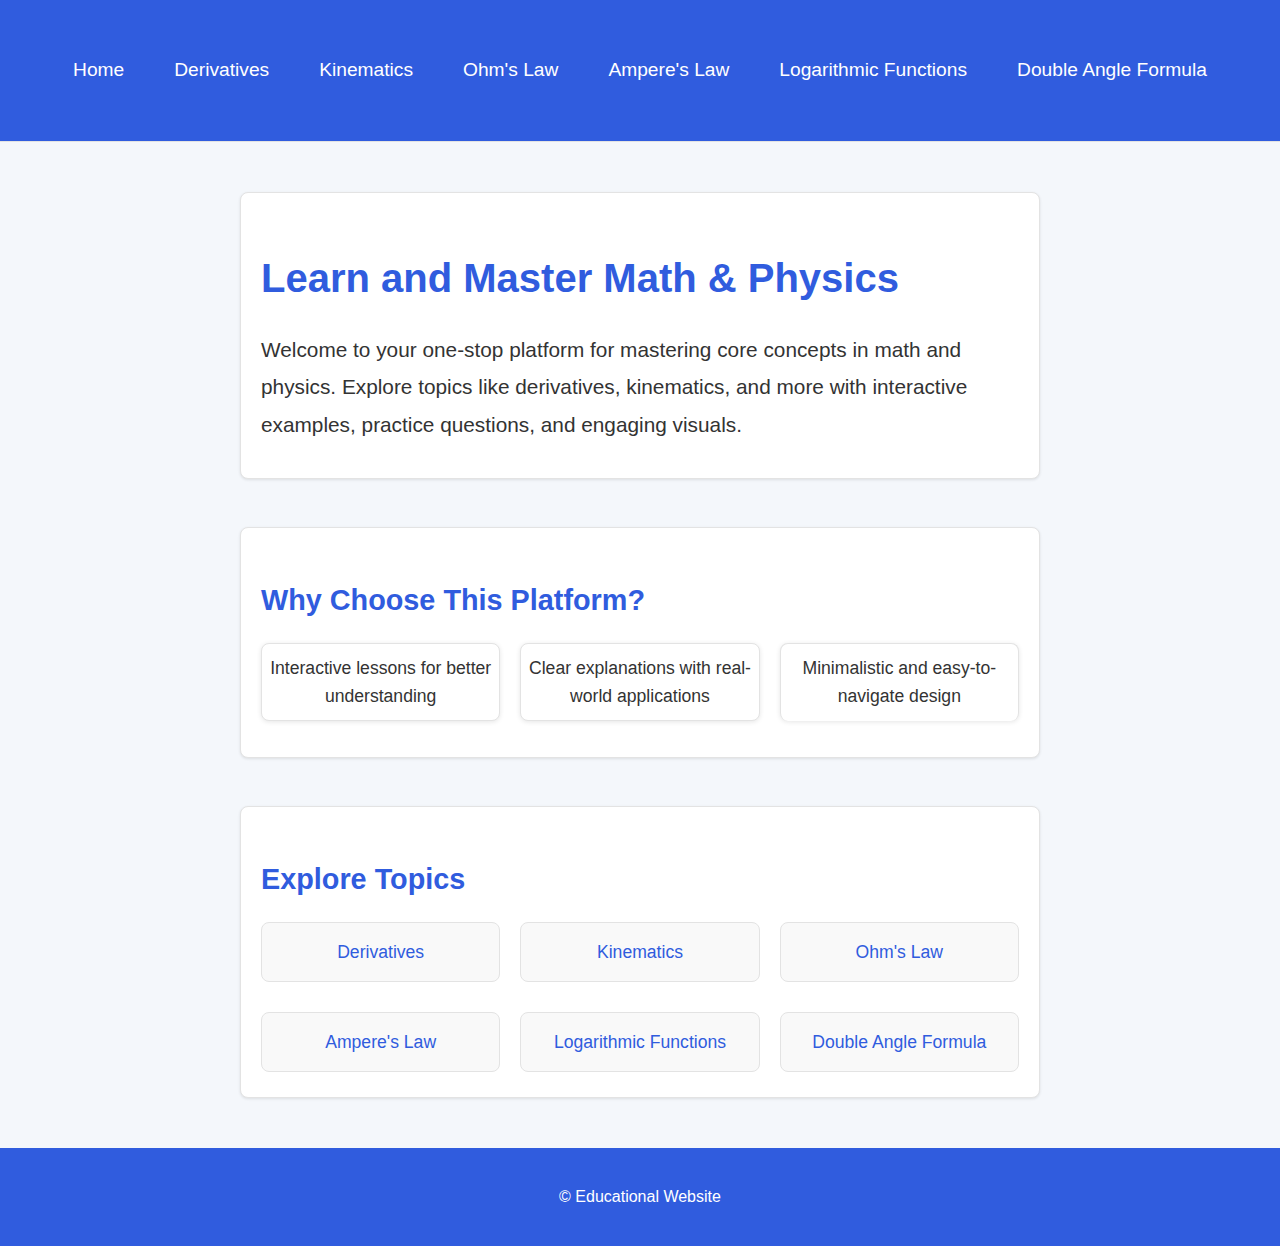
<file: index.html>
<!DOCTYPE html>
<html lang="en">
<head>
    <meta charset="UTF-8">
    <meta name="viewport" content="width=device-width, initial-scale=1.0">
    <link rel="stylesheet" href="styles.css">
    <title>Home Page</title>
</head>
<body>
    <header>
        <div class="navbar">
            <nav> 
                <a href="./index.html" class="nav-link">Home</a>
                <a href="./derivatives.html" class="nav-link">Derivatives</a>
                <a href="./kinematics.html" class="nav-link">Kinematics</a>
                <a href="./ohm.html" class="nav-link">Ohm's Law</a>
                <a href="./ampere.html" class="nav-link">Ampere's Law</a>
                <a href="./logarithmic.html" class="nav-link">Logarithmic Functions</a>
                <a href="./double.html" class="nav-link">Double Angle Formula</a>
            </nav>
        </div>
    </header>
    <main>
        <section class="intro-section">
            <h2>Learn and Master Math & Physics</h2>
            <p>Welcome to your one-stop platform for mastering core concepts in math and physics. 
            Explore topics like derivatives, kinematics, and more with interactive examples, practice questions, and engaging visuals.</p>
        </section>
        <section class="why-choose">
            <h3>Why Choose This Platform?</h3>
            <ul>
                <li>Interactive lessons for better understanding</li>
                <li>Clear explanations with real-world applications</li>
                <li>Minimalistic and easy-to-navigate design</li>
            </ul>
        </section>
        <section class="explore-topics">
            <h3>Explore Topics</h3>
            <div class="topic-list">
                <a href="./derivatives.html">Derivatives</a>
                <a href="./kinematics.html">Kinematics</a>
                <a href="./ohm.html">Ohm's Law</a>
                <a href="./ampere.html">Ampere's Law</a>
                <a href="./logarithmic.html">Logarithmic Functions</a>
                <a href="./double.html">Double Angle Formula</a>
            </div>
        </section>
    </main>
    <footer>
        <p>&copy; Educational Website</p>
    </footer>
</body>
</html>
</file>
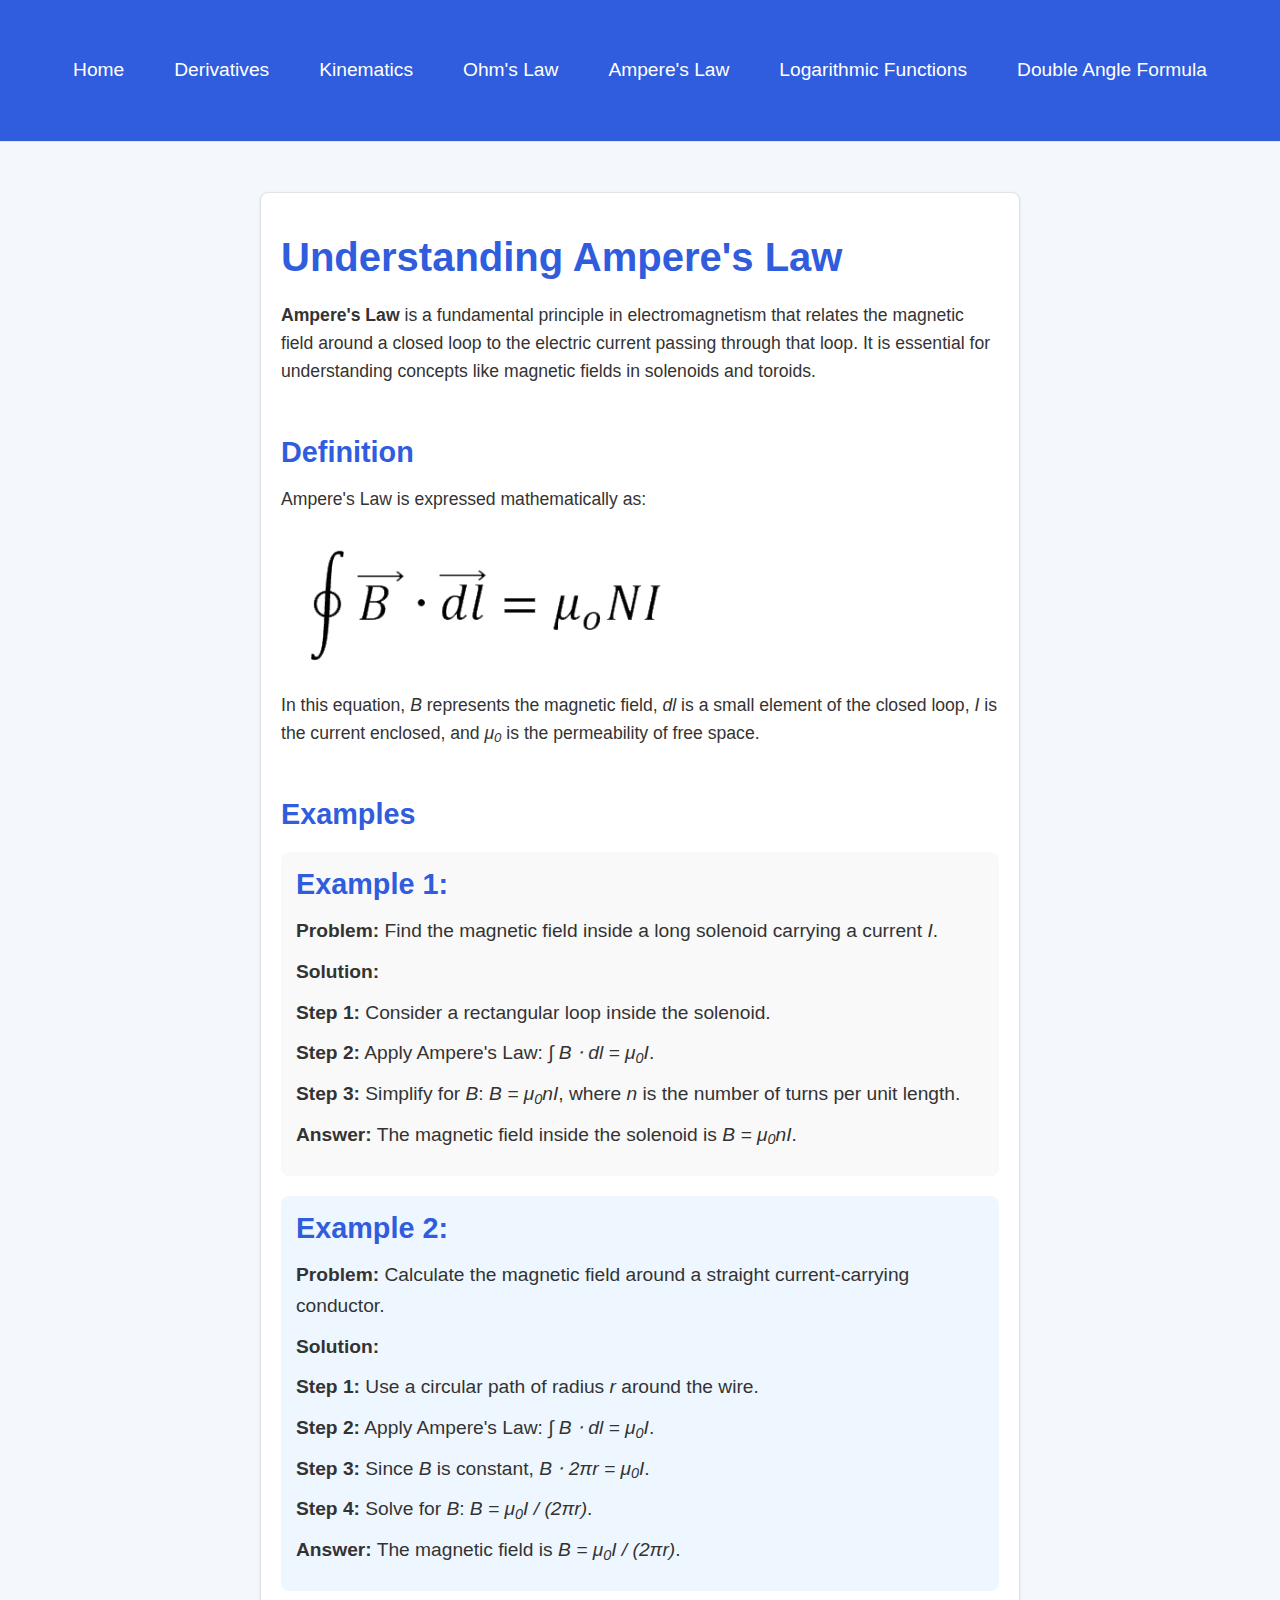
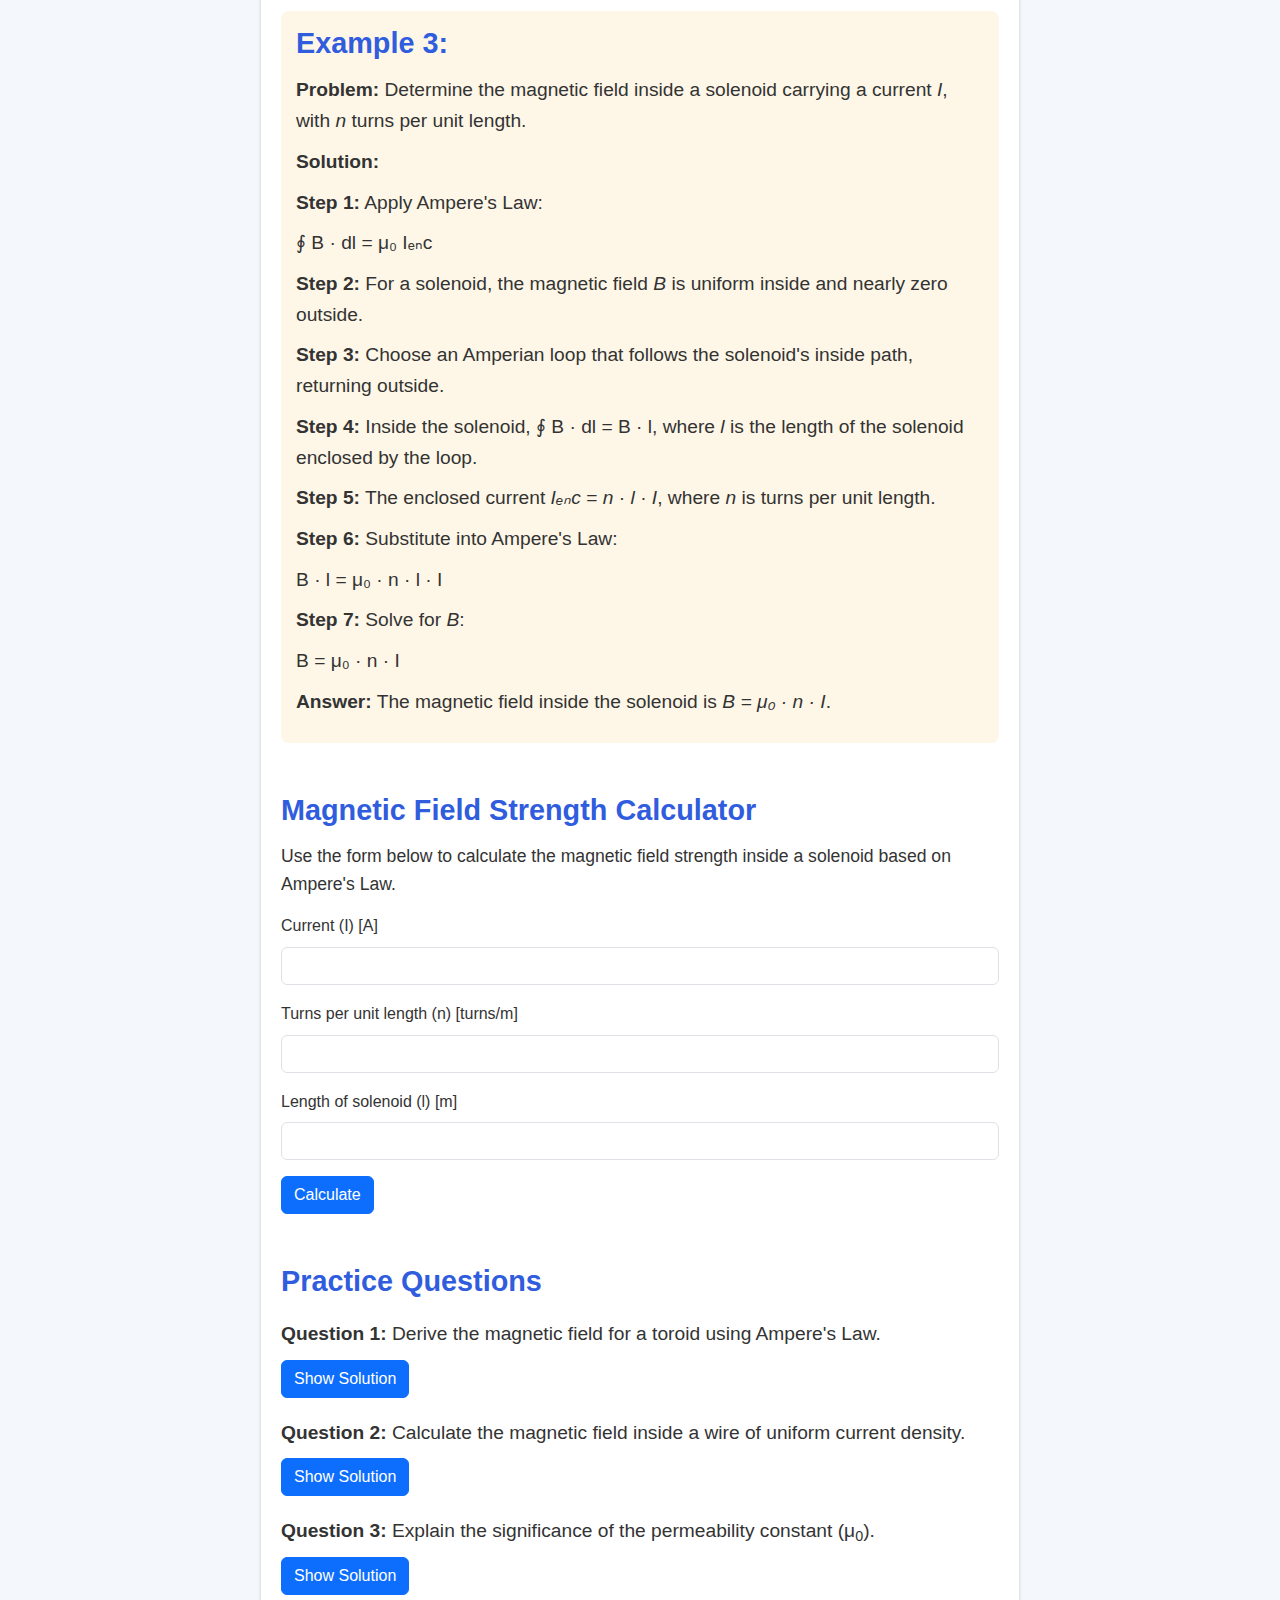
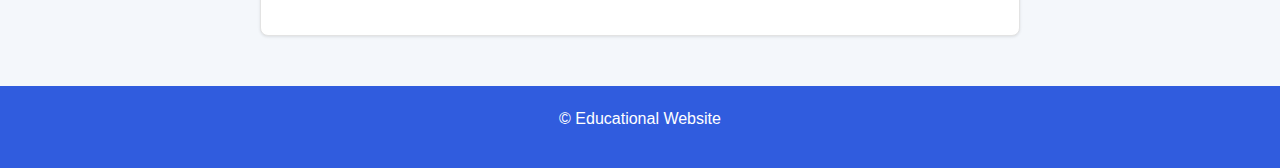
<file: ampere.html>
<!DOCTYPE html>
<html lang="en">
<head>
    <meta charset="UTF-8">
    <meta name="viewport" content="width=device-width, initial-scale=1.0">
    <link href="https://cdn.jsdelivr.net/npm/bootstrap@5.3.3/dist/css/bootstrap.min.css" rel="stylesheet" integrity="sha384-QWTKZyjpPEjISv5WaRU9OFeRpok6YctnYmDr5pNlyT2bRjXh0JMhjY6hW+ALEwIH" crossorigin="anonymous">
    <title>Ampere's Law</title>
    <link rel="stylesheet" href="styles.css">
</head>
<body>
    <header>
        <div class="navbar">
            <nav> 
                <a href="./index.html" class="nav-link">Home</a>
                <a href="./derivatives.html" class="nav-link">Derivatives</a>
                <a href="./kinematics.html" class="nav-link">Kinematics</a>
                <a href="./ohm.html" class="nav-link">Ohm's Law</a>
                <a href="./ampere.html" class="nav-link">Ampere's Law</a>
                <a href="./logarithmic.html" class="nav-link">Logarithmic Functions</a>
                <a href="./double.html" class="nav-link">Double Angle Formula</a>
            </nav>
        </div>
    </header>
    
    <main>
        <section class="content">
            <h1 style="font-weight: 900;">Understanding Ampere's Law</h1>
            <p><strong>Ampere's Law</strong> is a fundamental principle in electromagnetism that relates the magnetic field around a closed loop to the electric current passing through that loop. It is essential for understanding concepts like magnetic fields in solenoids and toroids.</p>
            
            <h2 style="margin-bottom: 15px;">Definition</h2>
            <p>Ampere's Law is expressed mathematically as:</p>
            <div class="formula">
                <img src="./images/ampere.png" alt="Ampere's Law Formula">
            </div>
            <p>In this equation, <em>B</em> represents the magnetic field, <em>dl</em> is a small element of the closed loop, <em>I</em> is the current enclosed, and <em>μ<sub>0</sub></em> is the permeability of free space.</p>

            <h2>Examples</h2>
            <div class="examples">
                <div class="example" style="background-color: #f9f9f9; padding: 15px; border-radius: 8px; margin-bottom: 20px;">
                    <h3>Example 1:</h3>
                    <p><strong>Problem:</strong> Find the magnetic field inside a long solenoid carrying a current <em>I</em>.</p>
                    <div class="solution">
                        <p><strong>Solution:</strong></p>
                        <p><strong>Step 1:</strong> Consider a rectangular loop inside the solenoid.</p>
                        <p><strong>Step 2:</strong> Apply Ampere's Law: <em>∫ B ⋅ dl = μ<sub>0</sub>I</em>.</p>
                        <p><strong>Step 3:</strong> Simplify for <em>B</em>: <em>B = μ<sub>0</sub>nI</em>, where <em>n</em> is the number of turns per unit length.</p>
                        <p><strong>Answer:</strong> The magnetic field inside the solenoid is <em>B = μ<sub>0</sub>nI</em>.</p>
                    </div>
                </div>

                <div class="example" style="background-color: #eef7ff; padding: 15px; border-radius: 8px; margin-bottom: 20px;">
                    <h3>Example 2:</h3>
                    <p><strong>Problem:</strong> Calculate the magnetic field around a straight current-carrying conductor.</p>
                    <div class="solution">
                        <p><strong>Solution:</strong></p>
                        <p><strong>Step 1:</strong> Use a circular path of radius <em>r</em> around the wire.</p>
                        <p><strong>Step 2:</strong> Apply Ampere's Law: <em>∫ B ⋅ dl = μ<sub>0</sub>I</em>.</p>
                        <p><strong>Step 3:</strong> Since <em>B</em> is constant, <em>B ⋅ 2πr = μ<sub>0</sub>I</em>.</p>
                        <p><strong>Step 4:</strong> Solve for <em>B</em>: <em>B = μ<sub>0</sub>I / (2πr)</em>.</p>
                        <p><strong>Answer:</strong> The magnetic field is <em>B = μ<sub>0</sub>I / (2πr)</em>.</p>
                    </div>
                </div>

                <div class="example" style="background-color: #fef7e7; padding: 15px; border-radius: 8px; margin-bottom: 20px;">
                    <h3>Example 3:</h3>
                    <p><strong>Problem:</strong> Determine the magnetic field inside a solenoid carrying a current <em>I</em>, with <em>n</em> turns per unit length.</p>
                    <div class="solution">
                        <p><strong>Solution:</strong></p>
                        <p><strong>Step 1:</strong> Apply Ampere's Law:</p>
                        <p class="math">∮ B · dl = μ₀ Iₑₙc</p>
                        <p><strong>Step 2:</strong> For a solenoid, the magnetic field <em>B</em> is uniform inside and nearly zero outside.</p>
                        <p><strong>Step 3:</strong> Choose an Amperian loop that follows the solenoid's inside path, returning outside.</p>
                        <p><strong>Step 4:</strong> Inside the solenoid, ∮ B · dl = B · l, where <em>l</em> is the length of the solenoid enclosed by the loop.</p>
                        <p><strong>Step 5:</strong> The enclosed current <em>Iₑₙc</em> = <em>n</em> · <em>l</em> · <em>I</em>, where <em>n</em> is turns per unit length.</p>
                        <p><strong>Step 6:</strong> Substitute into Ampere's Law:</p>
                        <p class="math">B · l = μ₀ · n · l · I</p>
                        <p><strong>Step 7:</strong> Solve for <em>B</em>:</p>
                        <p class="math">B = μ₀ · n · I</p>
                        <p><strong>Answer:</strong> The magnetic field inside the solenoid is <em>B = μ₀ · n · I</em>.</p>
                    </div>
                </div>
                
                
            </div>

            <h2 style="margin-bottom: 15px;">Magnetic Field Strength Calculator</h2>
            <p>Use the form below to calculate the magnetic field strength inside a solenoid based on Ampere's Law.</p>
            <div class="interactive-calculator">
                <form id="calculatorForm">
                <div class="mb-3">
                    <label for="current" class="form-label">Current (I) [A]</label>
                    <input type="number" class="form-control" id="current" required>
                </div>
                <div class="mb-3">
                    <label for="turns" class="form-label">Turns per unit length (n) [turns/m]</label>
                    <input type="number" class="form-control" id="turns" required>
                </div>
                <div class="mb-3">
                    <label for="length" class="form-label">Length of solenoid (l) [m]</label>
                    <input type="number" class="form-control" id="length" required>
                </div>
                <button type="submit" class="btn btn-primary">Calculate</button>
                </form>
                <div id="result" class="mt-3"></div>
            </div>



            <h2>Practice Questions</h2>
            <div class="examples">
                <div class="example">
                    <p><b>Question 1:</b> Derive the magnetic field for a toroid using Ampere's Law.</p>
                    <button type="button" class="btn btn-primary" onclick="showSolution(1)">Show Solution</button>
                </div>
                <div class="example">
                    <p><b>Question 2:</b> Calculate the magnetic field inside a wire of uniform current density.</p>
                    <button type="button" class="btn btn-primary" onclick="showSolution(2)">Show Solution</button>
                </div>
                <div class="example">
                    <p><b>Question 3:</b> Explain the significance of the permeability constant (μ<sub>0</sub>).</p>
                    <button type="button" class="btn btn-primary" onclick="showSolution(3)">Show Solution</button>
                </div>
            </div>

            <div class="modal fade" id="solutionModal" tabindex="-1" aria-labelledby="solutionModalLabel" aria-hidden="true">
                <div class="modal-dialog">
                    <div class="modal-content rounded-4 shadow">
                        <div class="modal-header border-bottom-0">
                            <h1 class="modal-title fs-5" id="solutionModalLabel">Solution</h1>
                            <button type="button" class="btn-close" data-bs-dismiss="modal" aria-label="Close"></button>
                        </div>
                        <div class="modal-body py-0">
                            <div id="solutionContent"></div>
                        </div>
                        <div class="modal-footer flex-column align-items-stretch w-100 gap-2 pb-3 border-top-0">
                            <button type="button" class="btn btn-lg btn-primary" data-bs-dismiss="modal">Close</button>
                        </div>
                    </div>
                </div>
            </div>

        </section>
    </main>

    <footer>
        <p>&copy; Educational Website</p>
    </footer>

    <script src="./ampere.js"></script>
    <script src="https://cdn.jsdelivr.net/npm/bootstrap@5.3.0-alpha1/dist/js/bootstrap.bundle.min.js"></script>
</body>
</html>
</file>
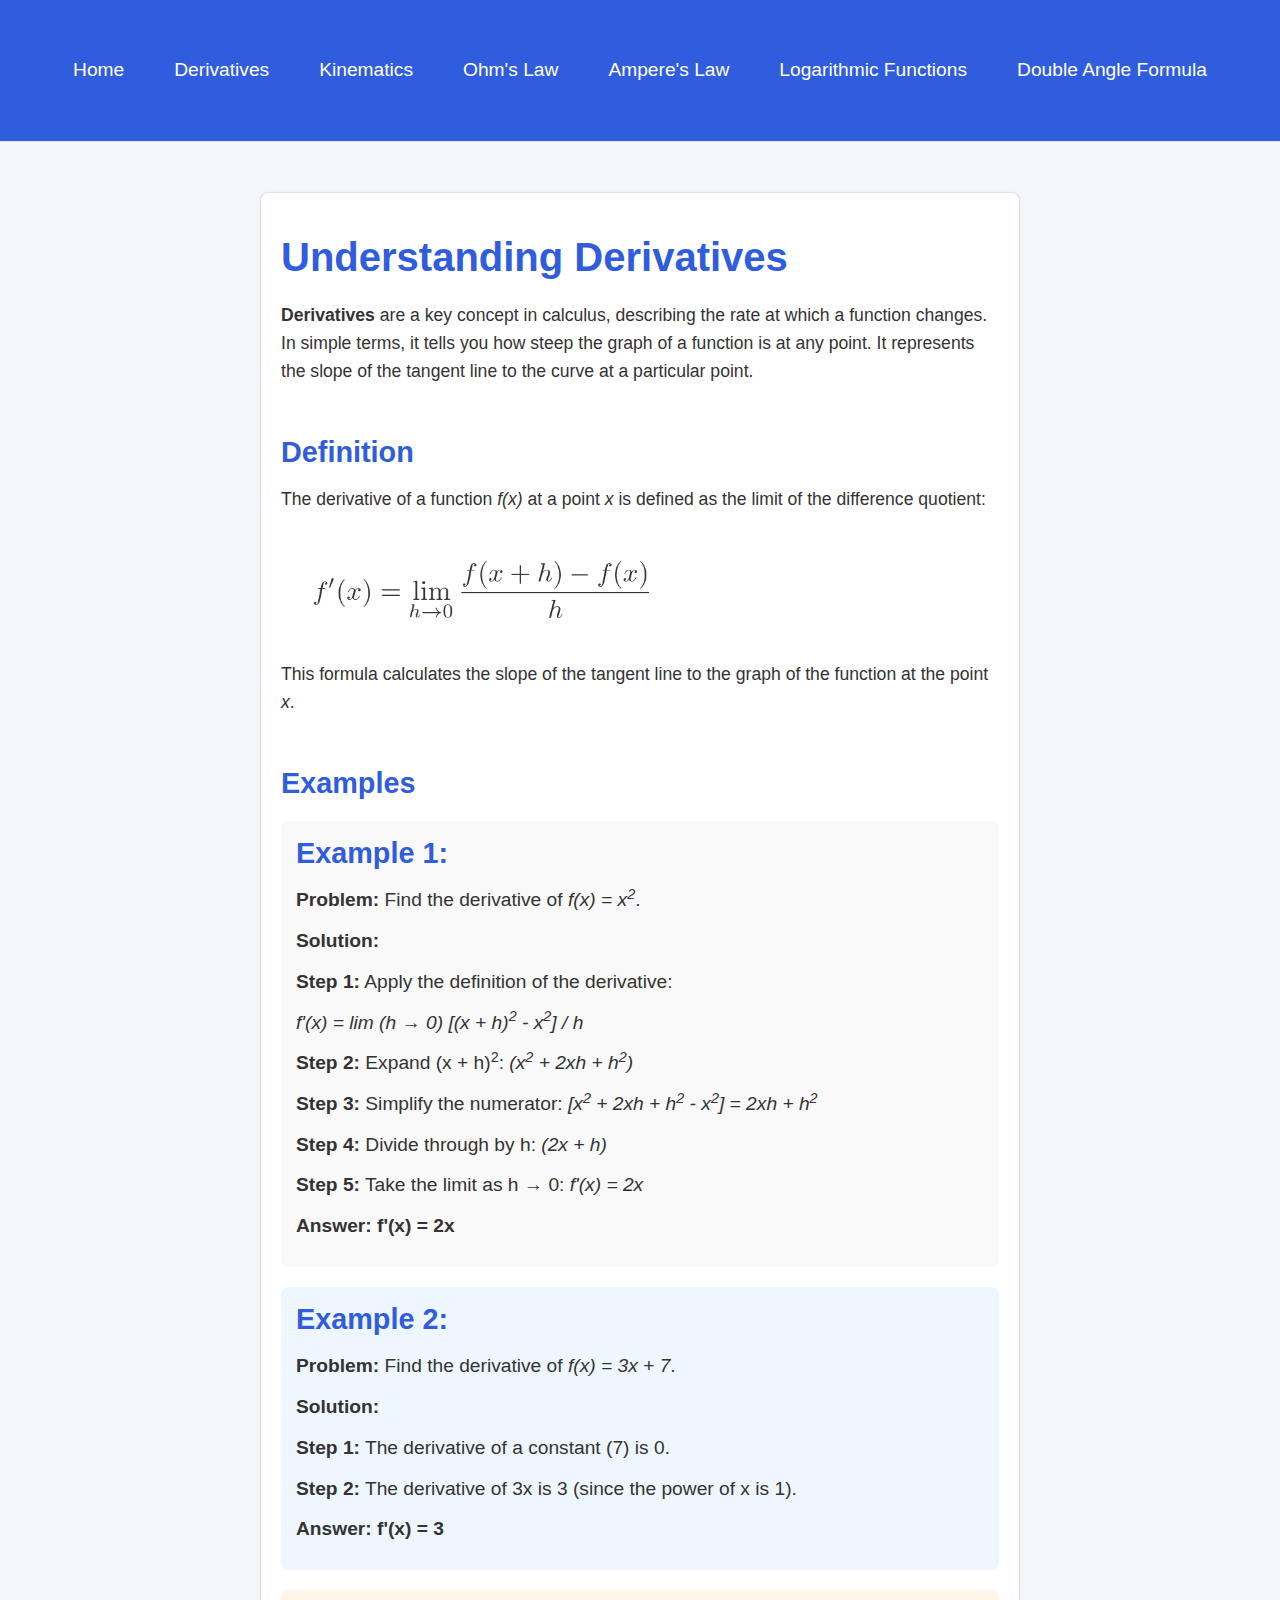
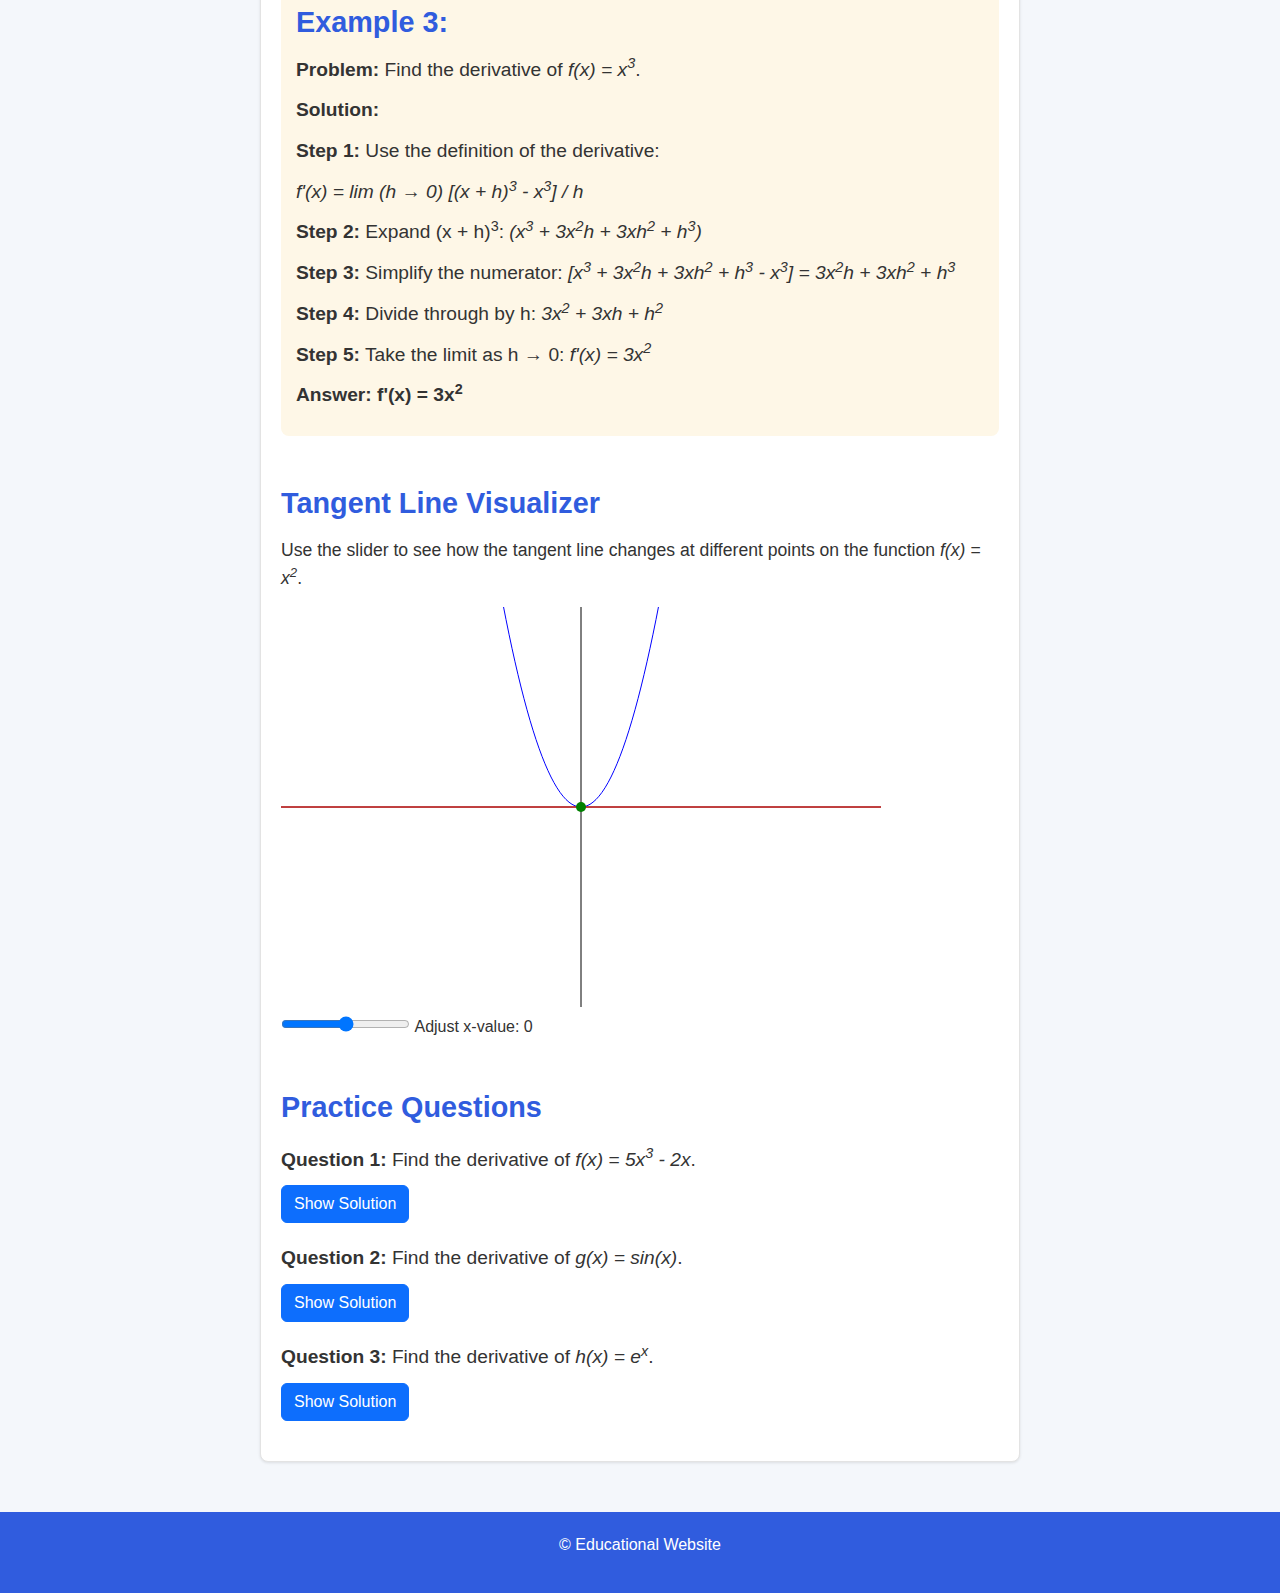
<file: derivatives.html>
<!DOCTYPE html>
<html lang="en">
<head>
    <meta charset="UTF-8">
    <meta name="viewport" content="width=device-width, initial-scale=1.0">
    <link href="https://cdn.jsdelivr.net/npm/bootstrap@5.3.3/dist/css/bootstrap.min.css" rel="stylesheet" integrity="sha384-QWTKZyjpPEjISv5WaRU9OFeRpok6YctnYmDr5pNlyT2bRjXh0JMhjY6hW+ALEwIH" crossorigin="anonymous">
    <title>Derivatives</title>
    <link rel="stylesheet" href="styles.css">
</head>
<body>
    <header>
        <div class="navbar">
            <nav> 
                <a href="./index.html" class="nav-link">Home</a>
                <a href="./derivatives.html" class="nav-link">Derivatives</a>
                <a href="./kinematics.html" class="nav-link">Kinematics</a>
                <a href="./ohm.html" class="nav-link">Ohm's Law</a>
                <a href="./ampere.html" class="nav-link">Ampere's Law</a>
                <a href="./logarithmic.html" class="nav-link">Logarithmic Functions</a>
                <a href="./double.html" class="nav-link">Double Angle Formula</a>
            </nav>
        </div>
    </header>
    
    <main>
        <section class="content">
            <h1 style="font-weight: 900;">Understanding Derivatives</h1>
            <p><strong>Derivatives</strong> are a key concept in calculus, describing the rate at which a function changes. In simple terms, it tells you how steep the graph of a function is at any point. It represents the slope of the tangent line to the curve at a particular point.</p>
            <h2 style="margin-bottom: 15px;">Definition</h2>
            <p>The derivative of a function <em>f(x)</em> at a point <em>x</em> is defined as the limit of the difference quotient:</p>
            <div class="formula">
                <img src="./images/derivativeformula.png">
            </div>
            <p>This formula calculates the slope of the tangent line to the graph of the function at the point <em>x</em>.</p>

            <h2>Examples</h2>
            <div class="examples">
                <div class="example" style="background-color: #f9f9f9; padding: 15px; border-radius: 8px; margin-bottom: 20px;">
                    <h3>Example 1:</h3>
                    <p><strong>Problem:</strong> Find the derivative of <em>f(x) = x<sup>2</sup></em>.</p>
                    <div class="solution">
                        <p><strong>Solution:</strong></p>
                        <p><strong>Step 1:</strong> Apply the definition of the derivative:</p>
                        <p><em>f'(x) = lim (h → 0) [(x + h)<sup>2</sup> - x<sup>2</sup>] / h</em></p>
                        <p><strong>Step 2:</strong> Expand (x + h)<sup>2</sup>: <em>(x<sup>2</sup> + 2xh + h<sup>2</sup>)</em></p>
                        <p><strong>Step 3:</strong> Simplify the numerator: <em>[x<sup>2</sup> + 2xh + h<sup>2</sup> - x<sup>2</sup>] = 2xh + h<sup>2</sup></em></p>
                        <p><strong>Step 4:</strong> Divide through by h: <em>(2x + h)</em></p>
                        <p><strong>Step 5:</strong> Take the limit as h → 0: <em>f'(x) = 2x</em></p>
                        <p><strong>Answer: f'(x) = 2x</strong></p>
                    </div>
                </div>

                <div class="example" style="background-color: #eef7ff; padding: 15px; border-radius: 8px; margin-bottom: 20px;">
                    <h3>Example 2:</h3>
                    <p><strong>Problem:</strong> Find the derivative of <em>f(x) = 3x + 7</em>.</p>
                    <div class="solution">
                        <p><strong>Solution:</strong></p>
                        <p><strong>Step 1:</strong> The derivative of a constant (7) is 0.</p>
                        <p><strong>Step 2:</strong> The derivative of 3x is 3 (since the power of x is 1).</p>
                        <p><strong>Answer: f'(x) = 3</strong></p>
                    </div>
                </div>

                <div class="example" style="background-color: #fef7e7; padding: 15px; border-radius: 8px; margin-bottom: 20px;">
                    <h3>Example 3:</h3>
                    <p><strong>Problem:</strong> Find the derivative of <em>f(x) = x<sup>3</sup></em>.</p>
                    <div class="solution">
                        <p><strong>Solution:</strong></p>
                        <p><strong>Step 1:</strong> Use the definition of the derivative:</p>
                        <p><em>f'(x) = lim (h → 0) [(x + h)<sup>3</sup> - x<sup>3</sup>] / h</em></p>
                        <p><strong>Step 2:</strong> Expand (x + h)<sup>3</sup>: <em>(x<sup>3</sup> + 3x<sup>2</sup>h + 3xh<sup>2</sup> + h<sup>3</sup>)</em></p>
                        <p><strong>Step 3:</strong> Simplify the numerator: <em>[x<sup>3</sup> + 3x<sup>2</sup>h + 3xh<sup>2</sup> + h<sup>3</sup> - x<sup>3</sup>] = 3x<sup>2</sup>h + 3xh<sup>2</sup> + h<sup>3</sup></em></p>
                        <p><strong>Step 4:</strong> Divide through by h: <em>3x<sup>2</sup> + 3xh + h<sup>2</sup></em></p>
                        <p><strong>Step 5:</strong> Take the limit as h → 0: <em>f'(x) = 3x<sup>2</sup></em></p>
                        <p><strong>Answer: f'(x) = 3x<sup>2</sup></strong></p>
                    </div>
                </div>
            </div>

            <h2 style="margin-bottom: 15px;">Tangent Line Visualizer</h2>
            <p>Use the slider to see how the tangent line changes at different points on the function <em>f(x) = x<sup>2</sup></em>.</p>
            <div class="interactive">
                <canvas id="graphCanvas" width="600" height="400"></canvas>
                <input type="range" id="xValue" min="-10" max="10" value="0" step="0.1">
                <label for="xValue">Adjust x-value: <span id="xValueDisplay">0</span></label>
            </div>

            <h2>Practice Questions</h2>
            
           <div class="examples">
                <div class="example">
                    <p><b>Question 1:</b> Find the derivative of <em>f(x) = 5x<sup>3</sup> - 2x</em>.</p>
                    <button type="button" class="btn btn-primary" onclick="showSolution(1)">Show Solution</button>
                </div>
               


                <div class="example">
                    <p><b>Question 2:</b> Find the derivative of <em>g(x) = sin(x)</em>.</p>
                    <button type="button" class="btn btn-primary" onclick="showSolution(2)">Show Solution</button>
                </div>
                <div class="example">
                    <p><b>Question 3:</b>  Find the derivative of <em>h(x) = e<sup>x</sup></em>.</p>
                    <button type="button" class="btn btn-primary" onclick="showSolution(3)">Show Solution</button>
                </div>
            </div>
            
            <div class="modal fade" id="solutionModal" tabindex="-1" aria-labelledby="solutionModalLabel" aria-hidden="true">
                <div class="modal-dialog">
                    <div class="modal-content rounded-4 shadow">
                        <div class="modal-header border-bottom-0">
                            <h1 class="modal-title fs-5" id="solutionModalLabel">Solution</h1>
                            <button type="button" class="btn-close" data-bs-dismiss="modal" aria-label="Close"></button>
                        </div>
                        <div class="modal-body py-0">
                            <div id="solutionContent"></div>
                        </div>
                        <div class="modal-footer flex-column align-items-stretch w-100 gap-2 pb-3 border-top-0">
                            <button type="button" class="btn btn-lg btn-primary" data-bs-dismiss="modal">Close</button>
                        </div>
                    </div>
                </div>
            </div>

        </section>
    </main>

    <footer>
        <p>&copy; Educational Website</p>
    </footer>

    <script src="./derivatives.js"></script>
    <script src="https://cdn.jsdelivr.net/npm/bootstrap@5.3.0-alpha1/dist/js/bootstrap.bundle.min.js"></script>
</body>
</html>
</file>
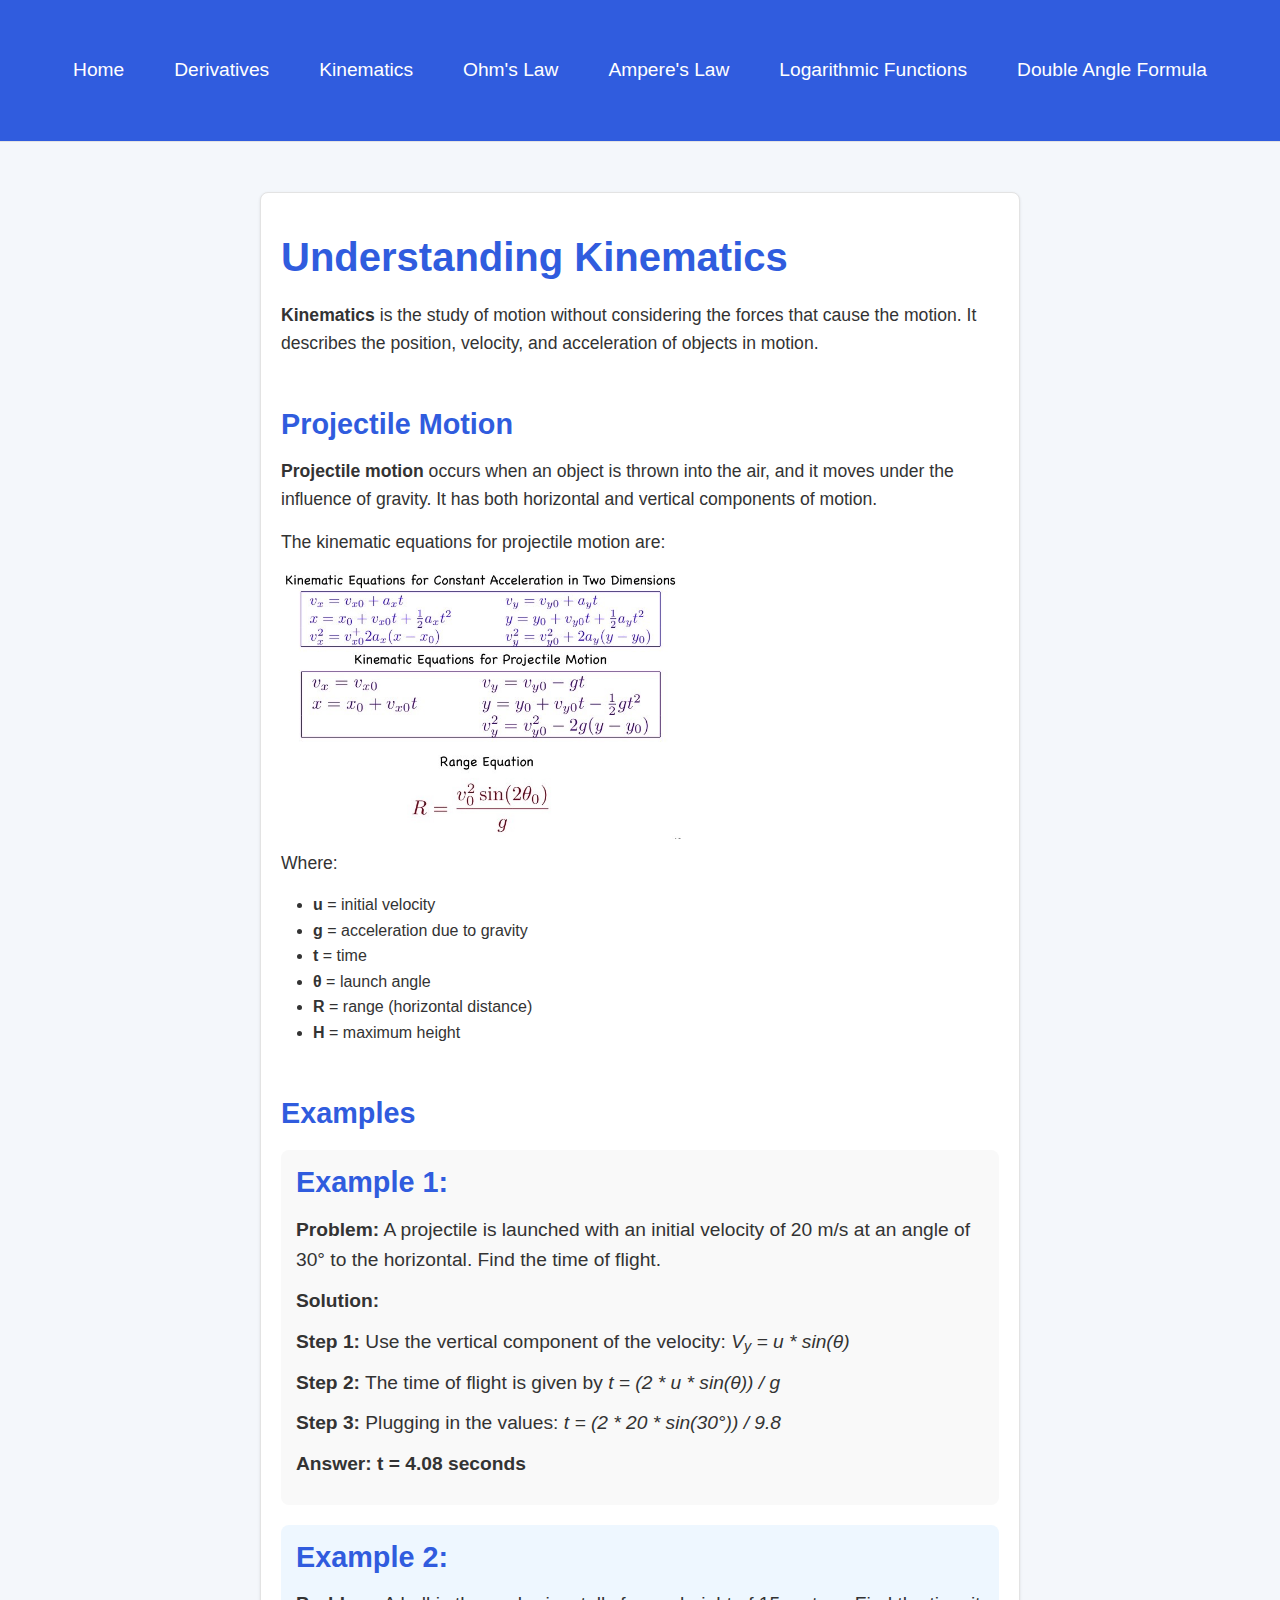
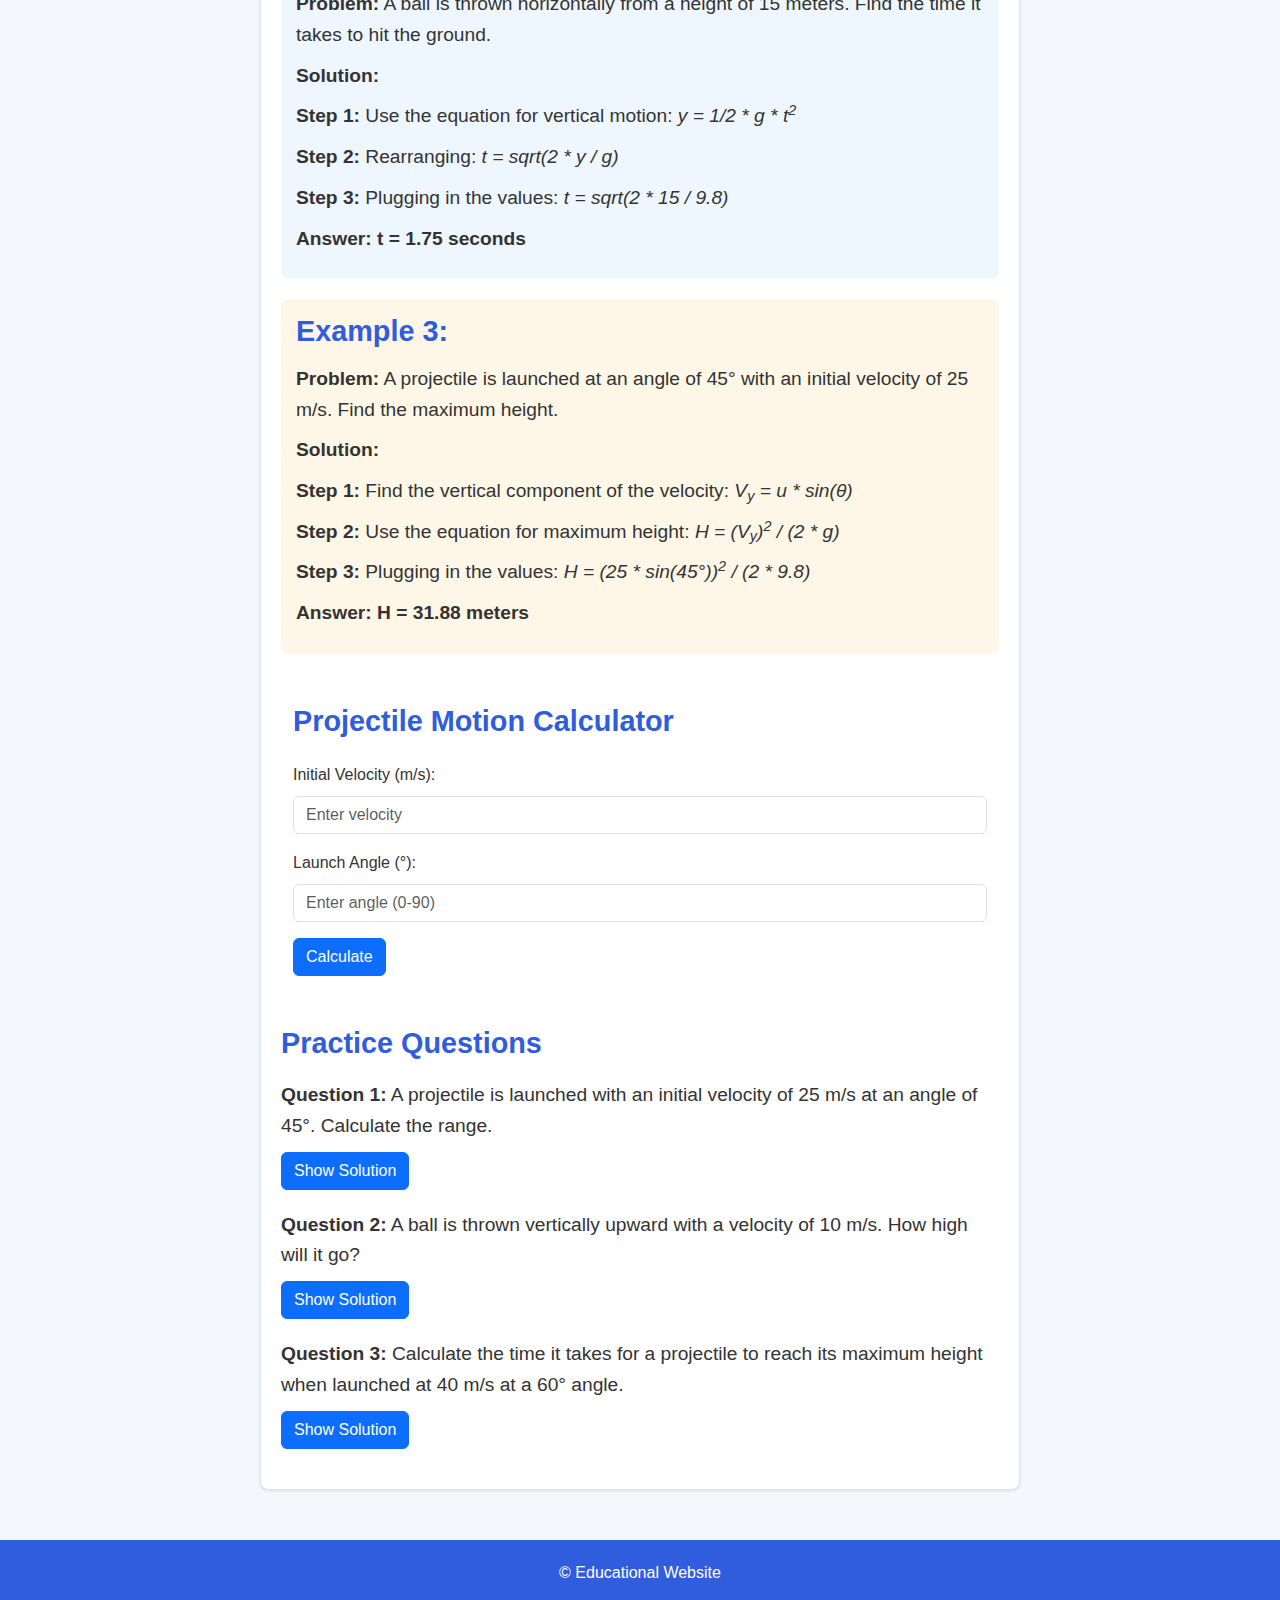
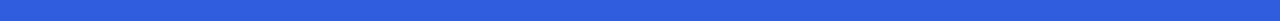
<file: kinematics.html>
<!DOCTYPE html>
<html lang="en">
<head>
    <meta charset="UTF-8">
    <meta name="viewport" content="width=device-width, initial-scale=1.0">
    <link href="https://cdn.jsdelivr.net/npm/bootstrap@5.3.3/dist/css/bootstrap.min.css" rel="stylesheet" integrity="sha384-QWTKZyjpPEjISv5WaRU9OFeRpok6YctnYmDr5pNlyT2bRjXh0JMhjY6hW+ALEwIH" crossorigin="anonymous">
    <title>Kinematics</title>
    <link rel="stylesheet" href="styles.css">
</head>
<body>
    <header>
        <div class="navbar">
            <nav> 
                <a href="./index.html" class="nav-link">Home</a>
                <a href="./derivatives.html" class="nav-link">Derivatives</a>
                <a href="./kinematics.html" class="nav-link">Kinematics</a>
                <a href="./ohm.html" class="nav-link">Ohm's Law</a>
                <a href="./ampere.html" class="nav-link">Ampere's Law</a>
                <a href="./logarithmic.html" class="nav-link">Logarithmic Functions</a>
                <a href="./double.html" class="nav-link">Double Angle Formula</a>
            </nav>
        </div>
    </header>
    
    <main>
        <section class="content">
            <h1 style="font-weight: 900;">Understanding Kinematics</h1>
            <p><strong>Kinematics</strong> is the study of motion without considering the forces that cause the motion. It describes the position, velocity, and acceleration of objects in motion.</p>

            <h2 style="margin-bottom: 15px;">Projectile Motion</h2>
            <p><strong>Projectile motion</strong> occurs when an object is thrown into the air, and it moves under the influence of gravity. It has both horizontal and vertical components of motion.</p>
            <p>The kinematic equations for projectile motion are:</p>
            <div class="formula">
                <img src="./images/projectile.jpeg" alt="Kinematic Equations for Projectile Motion">
            </div>
            <p>Where:</p>
            <ul>
                <li><strong>u</strong> = initial velocity</li>
                <li><strong>g</strong> = acceleration due to gravity</li>
                <li><strong>t</strong> = time</li>
                <li><strong>θ</strong> = launch angle</li>
                <li><strong>R</strong> = range (horizontal distance)</li>
                <li><strong>H</strong> = maximum height</li>
            </ul>

            <h2>Examples</h2>
            <div class="examples">
                <div class="example" style="background-color: #f9f9f9; padding: 15px; border-radius: 8px; margin-bottom: 20px;">
                    <h3>Example 1:</h3>
                    <p><strong>Problem:</strong> A projectile is launched with an initial velocity of 20 m/s at an angle of 30° to the horizontal. Find the time of flight.</p>
                    <div class="solution">
                        <p><strong>Solution:</strong></p>
                        <p><strong>Step 1:</strong> Use the vertical component of the velocity: <em>V<sub>y</sub> = u * sin(θ)</em> <!-- Vertical component of velocity --> </p>
                        <p><strong>Step 2:</strong> The time of flight is given by <em>t = (2 * u * sin(θ)) / g</em> <!-- Time of flight formula --> </p>
                        <p><strong>Step 3:</strong> Plugging in the values: <em>t = (2 * 20 * sin(30°)) / 9.8</em> </p>
                        <p><strong>Answer: t = 4.08 seconds</strong></p>
                    </div>
                </div>

                <div class="example" style="background-color: #eef7ff; padding: 15px; border-radius: 8px; margin-bottom: 20px;">
                    <h3>Example 2:</h3>
                    <p><strong>Problem:</strong> A ball is thrown horizontally from a height of 15 meters. Find the time it takes to hit the ground.</p>
                    <div class="solution">
                        <p><strong>Solution:</strong></p>
                        <p><strong>Step 1:</strong> Use the equation for vertical motion: <em>y = 1/2 * g * t<sup>2</sup></em> <!-- Vertical displacement equation --> </p>
                        <p><strong>Step 2:</strong> Rearranging: <em>t = sqrt(2 * y / g)</em> <!-- Solve for time --> </p>
                        <p><strong>Step 3:</strong> Plugging in the values: <em>t = sqrt(2 * 15 / 9.8)</em> </p>
                        <p><strong>Answer: t = 1.75 seconds</strong></p>
                    </div>
                </div>

                <div class="example" style="background-color: #fef7e7; padding: 15px; border-radius: 8px; margin-bottom: 20px;">
                    <h3>Example 3:</h3>
                    <p><strong>Problem:</strong> A projectile is launched at an angle of 45° with an initial velocity of 25 m/s. Find the maximum height.</p>
                    <div class="solution">
                        <p><strong>Solution:</strong></p>
                        <p><strong>Step 1:</strong> Find the vertical component of the velocity: <em>V<sub>y</sub> = u * sin(θ)</em></p>
                        <p><strong>Step 2:</strong> Use the equation for maximum height: <em>H = (V<sub>y</sub>)<sup>2</sup> / (2 * g)</em> <!-- Maximum height formula --> </p>
                        <p><strong>Step 3:</strong> Plugging in the values: <em>H = (25 * sin(45°))<sup>2</sup> / (2 * 9.8)</em> </p>
                        <p><strong>Answer: H = 31.88 meters</strong></p>
                    </div>
                </div>
            </div>

            <div class="container mt-5">
                <h2 class="mb-4" style="font-weight: 900;">Projectile Motion Calculator</h2>
                
                <div class="mb-3">
                    <label for="velocity" class="form-label">Initial Velocity (m/s):</label>
                    <input type="number" class="form-control" id="velocity" placeholder="Enter velocity" />
                </div>
                
                <div class="mb-3">
                    <label for="angle" class="form-label">Launch Angle (°):</label>
                    <input type="number" class="form-control" id="angle" placeholder="Enter angle (0-90)" />
                </div>
                
                <button id="calculate" class="btn btn-primary">Calculate</button>
                
                <div id="resultDisplay" class="mt-4"></div>
            </div>
            
            
              

            <h2>Practice Questions</h2>
            <div class="examples">
                <div class="example">
                    <p><b>Question 1:</b> A projectile is launched with an initial velocity of 25 m/s at an angle of 45°. Calculate the range.</p>
                    <button type="button" class="btn btn-primary" onclick="showSolution(1)">Show Solution</button>
                </div>

                <div class="example">
                    <p><b>Question 2:</b> A ball is thrown vertically upward with a velocity of 10 m/s. How high will it go?</p>
                    <button type="button" class="btn btn-primary" onclick="showSolution(2)">Show Solution</button>
                </div>
                <div class="example">
                    <p><b>Question 3:</b> Calculate the time it takes for a projectile to reach its maximum height when launched at 40 m/s at a 60° angle.</p>
                    <button type="button" class="btn btn-primary" onclick="showSolution(3)">Show Solution</button>
                </div>
            </div>

            <div class="modal fade" id="solutionModal" tabindex="-1" aria-labelledby="solutionModalLabel" aria-hidden="true">
                <div class="modal-dialog">
                    <div class="modal-content rounded-4 shadow">
                        <div class="modal-header border-bottom-0">
                            <h1 class="modal-title fs-5" id="solutionModalLabel">Solution</h1>
                            <button type="button" class="btn-close" data-bs-dismiss="modal" aria-label="Close"></button>
                        </div>
                        <div class="modal-body py-0">
                            <div id="solutionContent"></div>
                        </div>
                        <div class="modal-footer flex-column align-items-stretch w-100 gap-2 pb-3 border-top-0">
                            <button type="button" class="btn btn-lg btn-primary" data-bs-dismiss="modal">Close</button>
                        </div>
                    </div>
                </div>
            </div>
        </section>
    </main>

    <footer>
        <p>&copy; Educational Website</p>
    </footer>

    <script src="./kinematics.js"></script>
    <script src="https://cdn.jsdelivr.net/npm/bootstrap@5.3.0-alpha1/dist/js/bootstrap.bundle.min.js"></script>
</body>
</html>
</file>
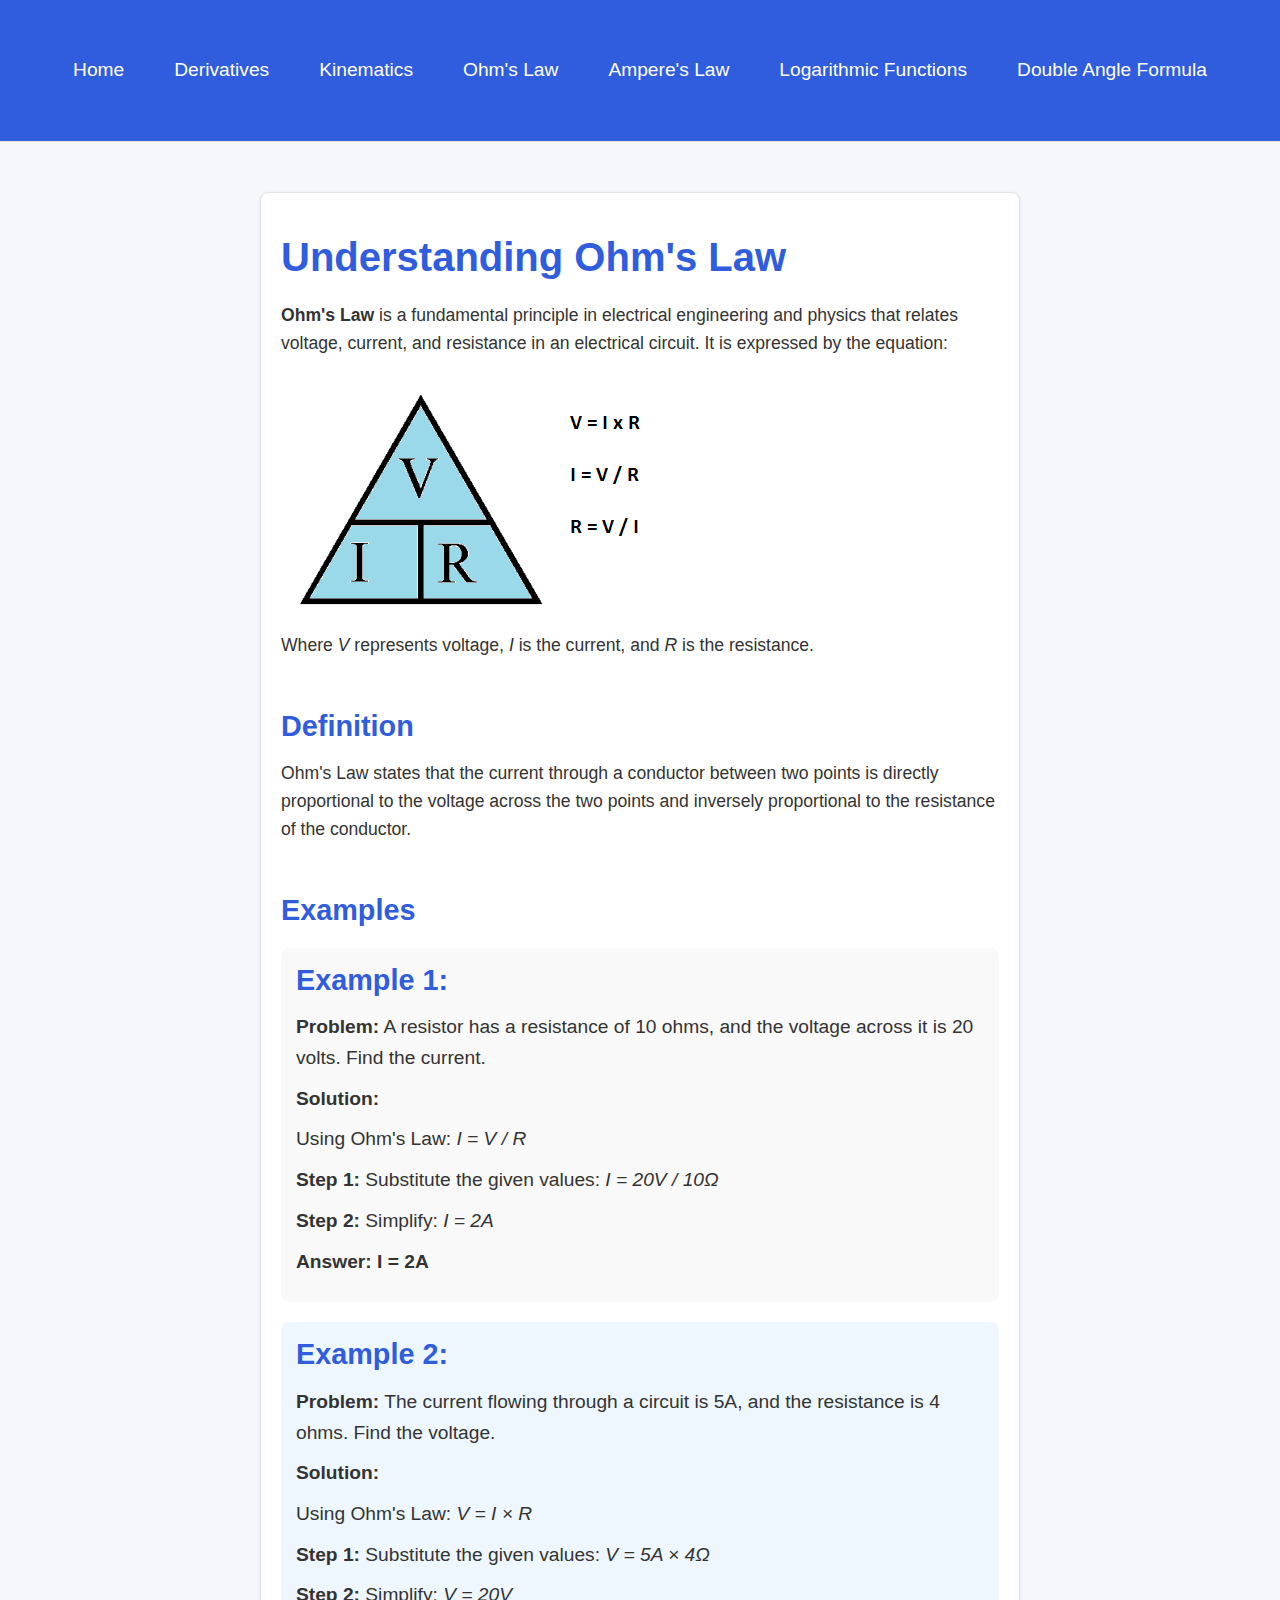
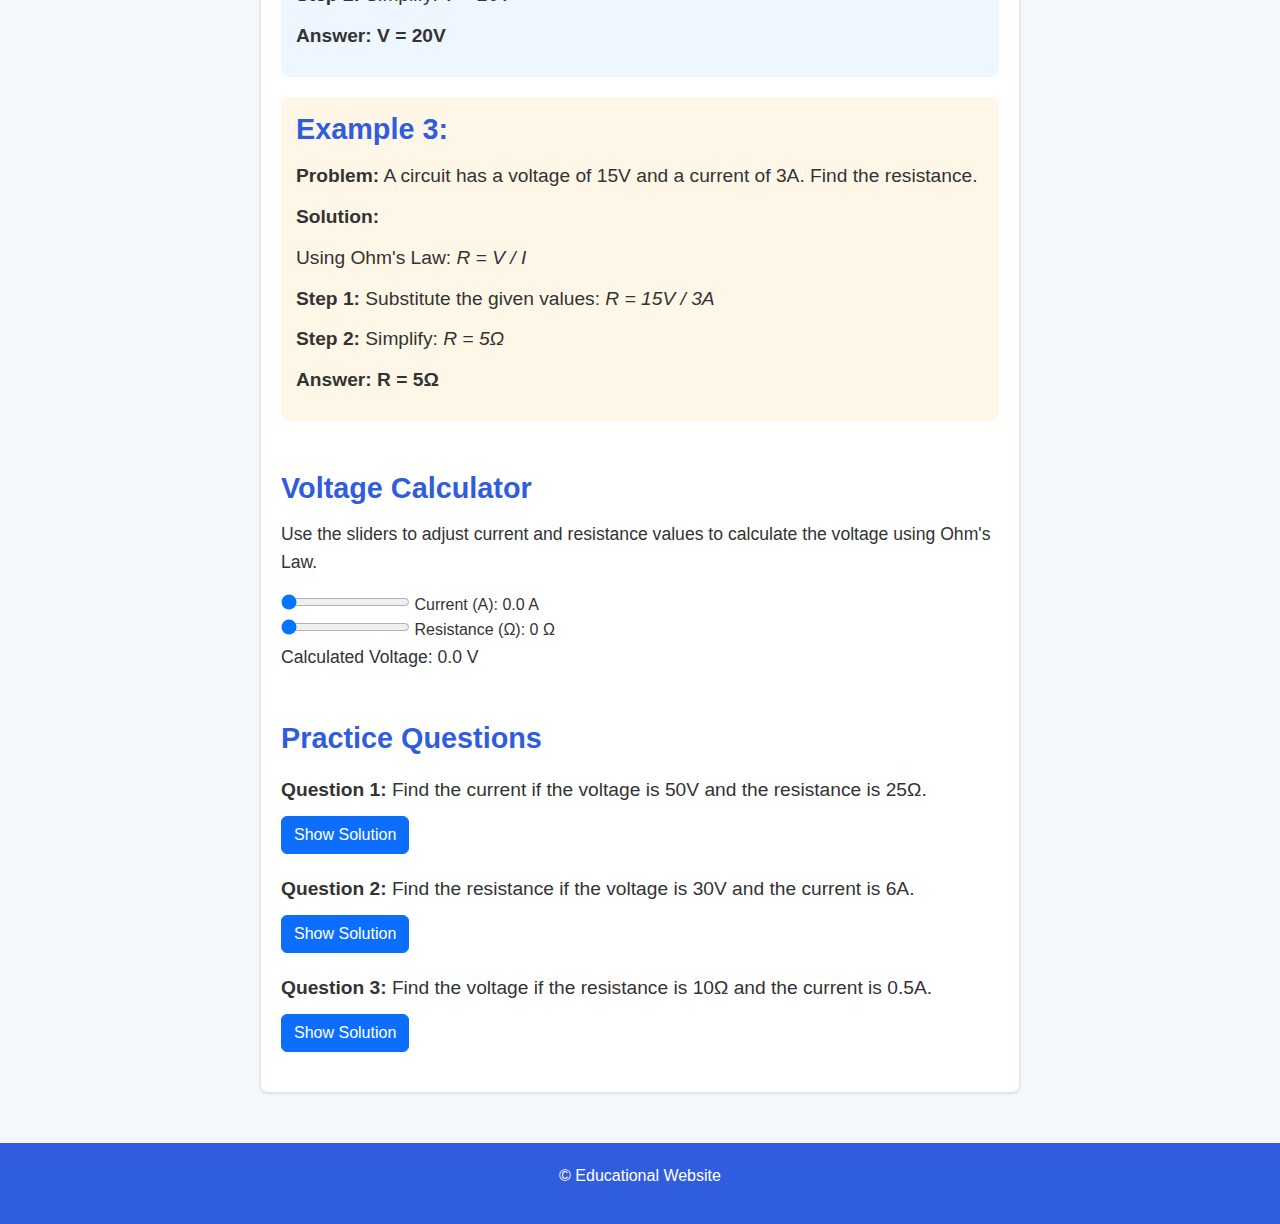
<file: ohm.html>
<!DOCTYPE html>
<html lang="en">
<head>
    <meta charset="UTF-8">
    <meta name="viewport" content="width=device-width, initial-scale=1.0">
    <link href="https://cdn.jsdelivr.net/npm/bootstrap@5.3.3/dist/css/bootstrap.min.css" rel="stylesheet" integrity="sha384-QWTKZyjpPEjISv5WaRU9OFeRpok6YctnYmDr5pNlyT2bRjXh0JMhjY6hW+ALEwIH" crossorigin="anonymous">
    <title>Ohm's Law</title>
    <link rel="stylesheet" href="styles.css">
</head>
<body>
    <header>
        <div class="navbar">
            <nav> 
                <a href="./index.html" class="nav-link">Home</a>
                <a href="./derivatives.html" class="nav-link">Derivatives</a>
                <a href="./kinematics.html" class="nav-link">Kinematics</a>
                <a href="./ohm.html" class="nav-link">Ohm's Law</a>
                <a href="./ampere.html" class="nav-link">Ampere's Law</a>
                <a href="./logarithmic.html" class="nav-link">Logarithmic Functions</a>
                <a href="./double.html" class="nav-link">Double Angle Formula</a>
            </nav>
        </div>
    </header>
    
    <main>
        <section class="content">
            <h1 style="font-weight: 900;">Understanding Ohm's Law</h1>
            <p><strong>Ohm's Law</strong> is a fundamental principle in electrical engineering and physics that relates voltage, current, and resistance in an electrical circuit. It is expressed by the equation:</p>
            <div class="formula">
                <img src="./images/ohm.png" alt="Ohm's Law Formula">
            </div>
            <p>Where <em>V</em> represents voltage, <em>I</em> is the current, and <em>R</em> is the resistance.</p>

            <h2 style="margin-bottom: 15px;">Definition</h2>
            <p>Ohm's Law states that the current through a conductor between two points is directly proportional to the voltage across the two points and inversely proportional to the resistance of the conductor.</p>

            <h2>Examples</h2>
            <div class="examples">
                <div class="example" style="background-color: #f9f9f9; padding: 15px; border-radius: 8px; margin-bottom: 20px;">
                    <h3>Example 1:</h3>
                    <p><strong>Problem:</strong> A resistor has a resistance of 10 ohms, and the voltage across it is 20 volts. Find the current.</p>
                    <div class="solution">
                        <p><strong>Solution:</strong></p>
                        <p>Using Ohm's Law: <em>I = V / R</em></p>
                        <p><strong>Step 1:</strong> Substitute the given values: <em>I = 20V / 10Ω</em></p>
                        <p><strong>Step 2:</strong> Simplify: <em>I = 2A</em></p>
                        <p><strong>Answer: I = 2A</strong></p>
                    </div>
                </div>

                <div class="example" style="background-color: #eef7ff; padding: 15px; border-radius: 8px; margin-bottom: 20px;">
                    <h3>Example 2:</h3>
                    <p><strong>Problem:</strong> The current flowing through a circuit is 5A, and the resistance is 4 ohms. Find the voltage.</p>
                    <div class="solution">
                        <p><strong>Solution:</strong></p>
                        <p>Using Ohm's Law: <em>V = I × R</em></p>
                        <p><strong>Step 1:</strong> Substitute the given values: <em>V = 5A × 4Ω</em></p>
                        <p><strong>Step 2:</strong> Simplify: <em>V = 20V</em></p>
                        <p><strong>Answer: V = 20V</strong></p>
                    </div>
                </div>

                <div class="example" style="background-color: #fef7e7; padding: 15px; border-radius: 8px; margin-bottom: 20px;">
                    <h3>Example 3:</h3>
                    <p><strong>Problem:</strong> A circuit has a voltage of 15V and a current of 3A. Find the resistance.</p>
                    <div class="solution">
                        <p><strong>Solution:</strong></p>
                        <p>Using Ohm's Law: <em>R = V / I</em></p>
                        <p><strong>Step 1:</strong> Substitute the given values: <em>R = 15V / 3A</em></p>
                        <p><strong>Step 2:</strong> Simplify: <em>R = 5Ω</em></p>
                        <p><strong>Answer: R = 5Ω</strong></p>
                    </div>
                </div>
            </div>

            <h2 style="margin-bottom: 15px;">Voltage Calculator</h2>
            <p>Use the sliders to adjust current and resistance values to calculate the voltage using Ohm's Law.</p>
            <div class="interactive">
                <input type="range" id="current" min="0" max="10" step="0.1" value="0">
                <label for="current">Current (A): <span id="currentValue">0</span></label><br>
                <input type="range" id="resistance" min="0" max="100" step="1" value="0">
                <label for="resistance">Resistance (Ω): <span id="resistanceValue">0</span></label><br>
                <p>Calculated Voltage: <span id="voltageValue">0V</span></p>
            </div>

            <h2>Practice Questions</h2>
            <div class="examples">
                <div class="example">
                    <p><b>Question 1:</b> Find the current if the voltage is 50V and the resistance is 25Ω.</p>
                    <button type="button" class="btn btn-primary" onclick="showSolution(1)">Show Solution</button>
                </div>
                <div class="example">
                    <p><b>Question 2:</b> Find the resistance if the voltage is 30V and the current is 6A.</p>
                    <button type="button" class="btn btn-primary" onclick="showSolution(2)">Show Solution</button>
                </div>
                <div class="example">
                    <p><b>Question 3:</b> Find the voltage if the resistance is 10Ω and the current is 0.5A.</p>
                    <button type="button" class="btn btn-primary" onclick="showSolution(3)">Show Solution</button>
                </div>
            </div>

            <div class="modal fade" id="solutionModal" tabindex="-1" aria-labelledby="solutionModalLabel" aria-hidden="true">
                <div class="modal-dialog">
                    <div class="modal-content rounded-4 shadow">
                        <div class="modal-header border-bottom-0">
                            <h1 class="modal-title fs-5" id="solutionModalLabel">Solution</h1>
                            <button type="button" class="btn-close" data-bs-dismiss="modal" aria-label="Close"></button>
                        </div>
                        <div class="modal-body py-0">
                            <div id="solutionContent"></div>
                        </div>
                        <div class="modal-footer flex-column align-items-stretch w-100 gap-2 pb-3 border-top-0">
                            <button type="button" class="btn btn-lg btn-primary" data-bs-dismiss="modal">Close</button>
                        </div>
                    </div>
                </div>
            </div>
        </section>
    </main>

    <footer>
        <p>&copy; Educational Website</p>
    </footer>

    <script src="./ohm.js"></script>
    <script src="https://cdn.jsdelivr.net/npm/bootstrap@5.3.0-alpha1/dist/js/bootstrap.bundle.min.js"></script>
</body>
</html>
</file>
<file: styles.css>
body {
    font-family: "Open Sans", sans-serif;
    margin: 0;
    padding: 0;
    color: #333;
    background-color: #f4f7fb;
    line-height: 1.6;
}

header {
    background-color: #305CDE;
    color: white;
    border-bottom: 1px solid #e3e3e3;
    padding: 20px;
    text-align: center;
    font-family: "Lato", sans-serif;
    animation: slideIn 0.5s ease-out;
}

header h1 {
    font-size: 2.5em;
    font-weight: 600;
    margin: 10px 0;
    color: white;
}

.navbar {
    background-color: #305CDE;
    width: 100%;
    padding: 10px 0;
}

.navbar-nav .nav-link {
    color: white !important;
    font-size: 1.1rem;
    padding: 10px 15px;
    text-decoration: none;
}

.navbar-nav .nav-link:hover {
    color: white !important;
    background-color: #f39c12;
}

.navbar-nav .nav-item {
    display: inline-block;
}

.navbar nav {
    background-color: #305CDE;
    display: flex;
    justify-content: center;
    width: 100%;
    padding: 15px 0;
}

.nav-link {
    color: white !important;
    font-size: 1.2rem;
    padding: 10px 15px;
    margin: 0 10px;
    text-decoration: none;
    font-family: "Lato", "Noto Sans", sans-serif;
    position: relative;
    transition: all 0.3s ease;
}

.nav-link:hover {
    color: #305CDE !important;
    background-color: white;
    border-radius: 20px;
    padding: 10px 20px;
}

main {
    max-width: 800px;
    margin: 50px auto;
    padding: 0 20px;
}

.navbar-nav .nav-item.active .nav-link {
    background-color: #f39c12;
    color: white !important;
}

.main-content {
    padding: 2rem;
}

.intro-section, .why-choose, .explore-topics {
    margin-bottom: 3rem;
}

.intro-section h2 {
    font-size: 2.5em;
    font-weight: 600;
    color: #305CDE;
    margin-bottom: 20px;
}

.intro-section p {
    font-size: 1.3em;
    line-height: 1.8;
}

.why-choose ul {
    list-style-type: none;
    padding: 0;
    display: grid;
    grid-template-columns: repeat(3, 1fr);
    gap: 20px;
    margin-top: 20px;
}

.why-choose ul li {
    background-color: #fff;
    padding: 20px;
    border: 1px solid #e3e3e3;
    border-radius: 8px;
    box-shadow: 0 1px 5px rgba(0, 0, 0, 0.1);
    font-size: 1.2em;
    text-align: center;
    font-weight: 500;
    transition: transform 0.2s, box-shadow 0.2s;
}

.why-choose ul li:hover {
    transform: translateY(-5px);
    box-shadow: 0 6px 12px rgba(0, 0, 0, 0.1);
}

.explore-topics .topic-list a {
    display: block;
    color: #305CDE;
    text-decoration: none;
    margin: 5px 0;
    font-size: 1.1rem;
    padding: 15px;
    border: 1px solid #e3e3e3;
    border-radius: 8px;
    text-align: center;
    background-color: #f9f9f9;
    transition: transform 0.2s, box-shadow 0.2s, background-color 0.3s ease;
}

.explore-topics .topic-list a:hover {
    color: white;
    background-color: #305CDE;
}

footer {
    background-color: #343a40;
    color: white;
    text-align: center;
    padding: 1rem 0;
}

section {
    margin-bottom: 40px;
    padding: 20px;
    background-color: white;
    border: 1px solid #e3e3e3;
    border-radius: 8px;
    box-shadow: 0 1px 3px rgba(0, 0, 0, 0.1);
}

section h2,
section h3 {
    color: #305CDE;
    font-size: 1.8em;
    margin-bottom: 15px;
    font-weight: 600;
}

section p {
    font-size: 1.1em;
    margin-bottom: 15px;
}

.why-choose ul li {
    padding: 10px 0;
    border-bottom: 1px solid #e3e3e3;
    font-size: 1.1em;
    font-weight: 500;
}

.why-choose ul li:last-child {
    border-bottom: none;
}

.topic-list {
    display: grid;
    grid-template-columns: repeat(auto-fit, minmax(200px, 1fr));
    gap: 20px;
}

.topic-list a {
    display: block;
    text-decoration: none;
    padding: 15px;
    border: 1px solid #e3e3e3;
    border-radius: 8px;
    color: #333;
    font-weight: 500;
    text-align: center;
    background-color: #f9f9f9;
    transition: transform 0.2s, box-shadow 0.2s, background-color 0.3s ease;
}

.topic-list a:hover {
    transform: translateY(-2px);
    box-shadow: 0 4px 10px rgba(0, 0, 0, 0.1);
    background-color: #305CDE;
    color: white;
}

footer {
    text-align: center;
    padding: 20px 0;
    background-color: #305CDE;
    font-size: 1em;
    color: white;
}

.question {
    font-size: 1.2em;
    font-weight: 400;
    color: #333;
    margin-bottom: 15px;
    line-height: 1.6;
}

.answer {
    font-size: 1.1em;
    color: #555;
    margin-bottom: 20px;
    line-height: 1.8;
}

button {
    margin-top: 0px;
    padding: 10px 20px;
    font-size: 1em;
    background-color: #305CDE;
    color: white;
    border: none;
    border-radius: 5px;
    cursor: pointer;
}

button:hover {
    background-color: #f39c12;
}

.modal-body {
    font-size: 1.1em;
    line-height: 1.8;
    color: #333;
}

.example p {
    margin: 10px 0;
    font-size: 1.2rem;
}

.example {
    margin: 20px 0;
}

.content h2 {
    margin: 50px 0 0 0;
}

.content h1 {
    margin: 20px 0;
    color: #305CDE;
}

.formula img {
    max-width: 400px;
    margin-bottom: 10px;
    padding: 0;
}

@keyframes slideIn {
    from {
        transform: translateY(-100%);
        opacity: 0;
    }
    to {
        transform: translateY(0);
        opacity: 1;
    }
}

@media (min-width: 1200px) {
    .navbar-nav .nav-item {
        display: inline-block;
    }

    .why-choose ul {
        grid-template-columns: repeat(3, 1fr);
    }
}

@media (max-width: 1199px) and (min-width: 992px) {
    .navbar-nav .nav-item {
        display: inline-block;
    }

    .why-choose ul {
        grid-template-columns: repeat(2, 1fr);
    }
}

@media (max-width: 991px) and (min-width: 768px) {
    header h1 {
        font-size: 2em;
    }

    .navbar-nav .nav-item {
        display: block;
        text-align: center;
    }

    .why-choose ul {
        grid-template-columns: 1fr;
    }

    .intro-section p {
        font-size: 1.1em;
    }

    .topic-list a {
        font-size: 1em;
    }

    main {
        padding: 0 10px;
    }
}

@media (max-width: 767px) {
    body {
        padding: 0 10px;
    }

    header h1 {
        font-size: 1.8em;
    }

    .navbar-nav .nav-item {
        display: block;
        text-align: center;
    }

    .navbar-nav .nav-link {
        font-size: 1rem;
        padding: 8px 10px;
    }

    .why-choose ul {
        grid-template-columns: 1fr;
    }

    .topic-list a {
        font-size: 1em;
        padding: 12px;
    }

    main {
        padding: 0 10px;
    }
}
</file>
